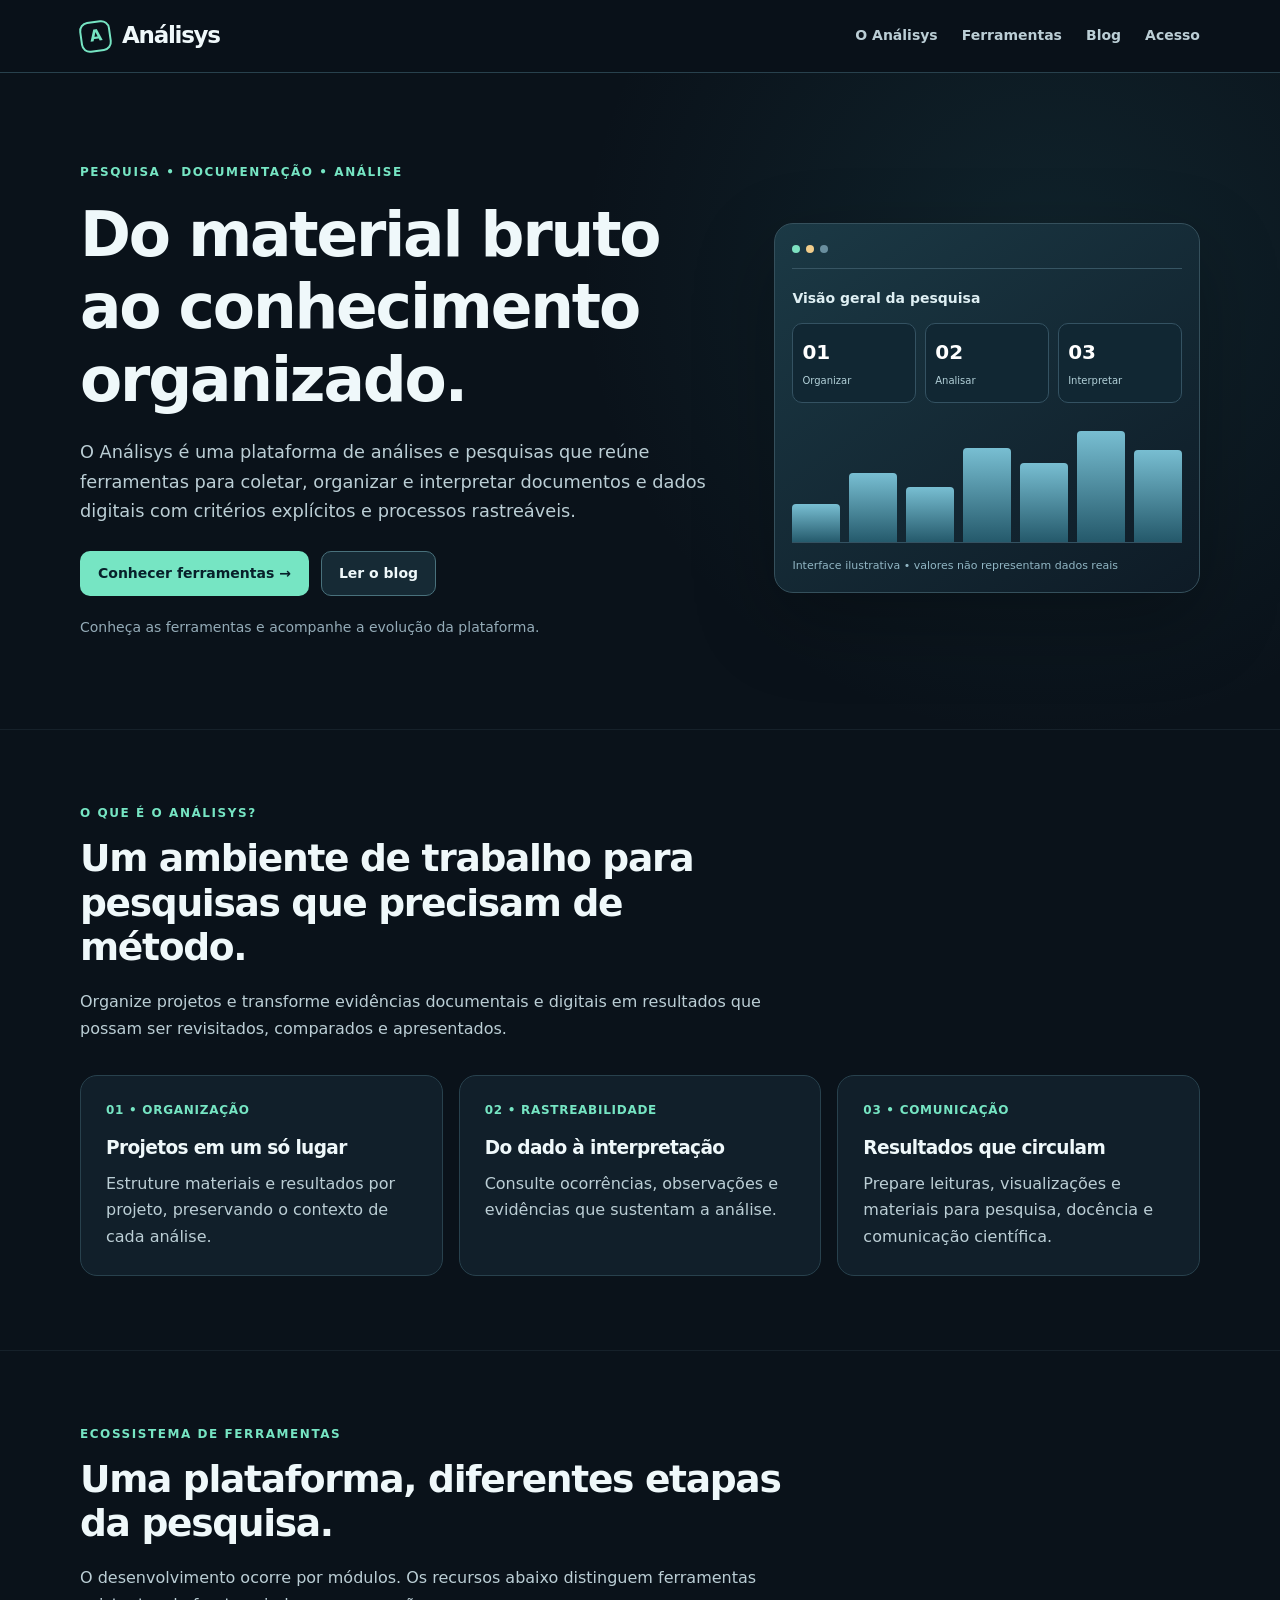
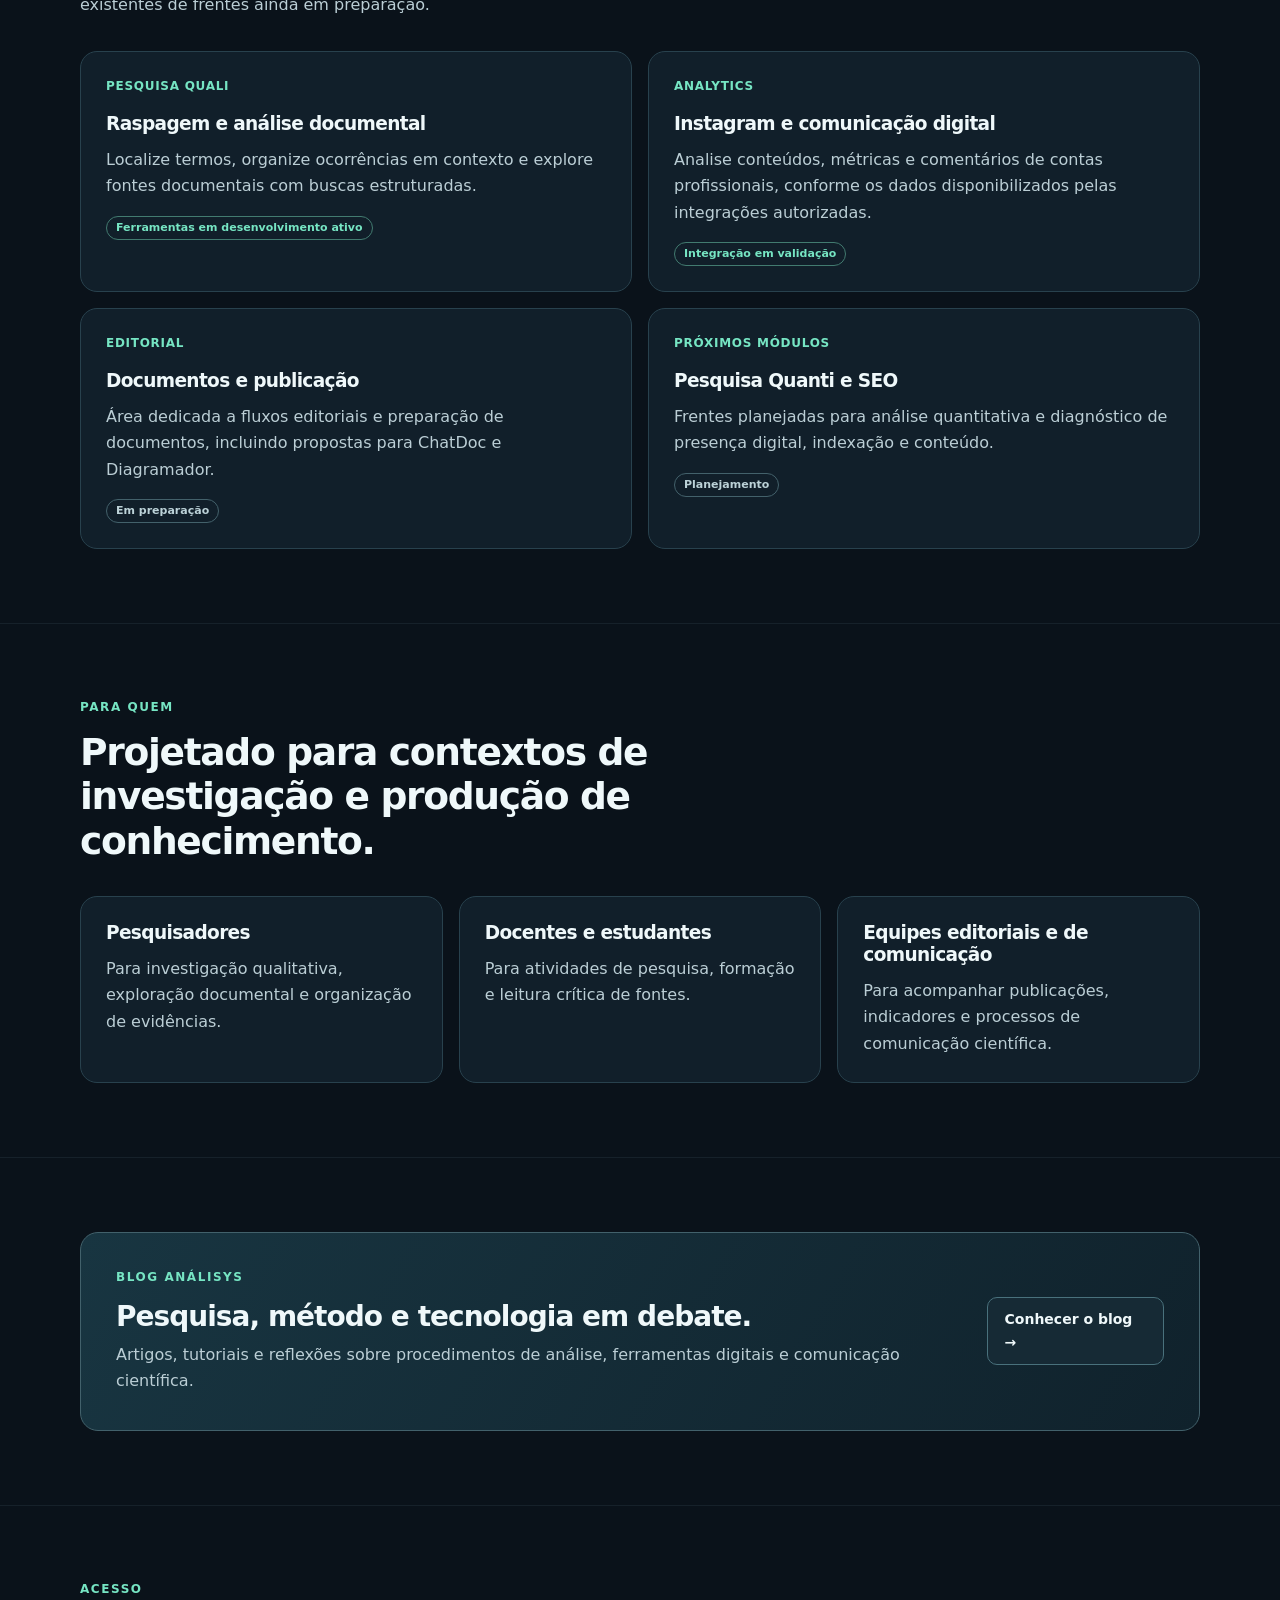
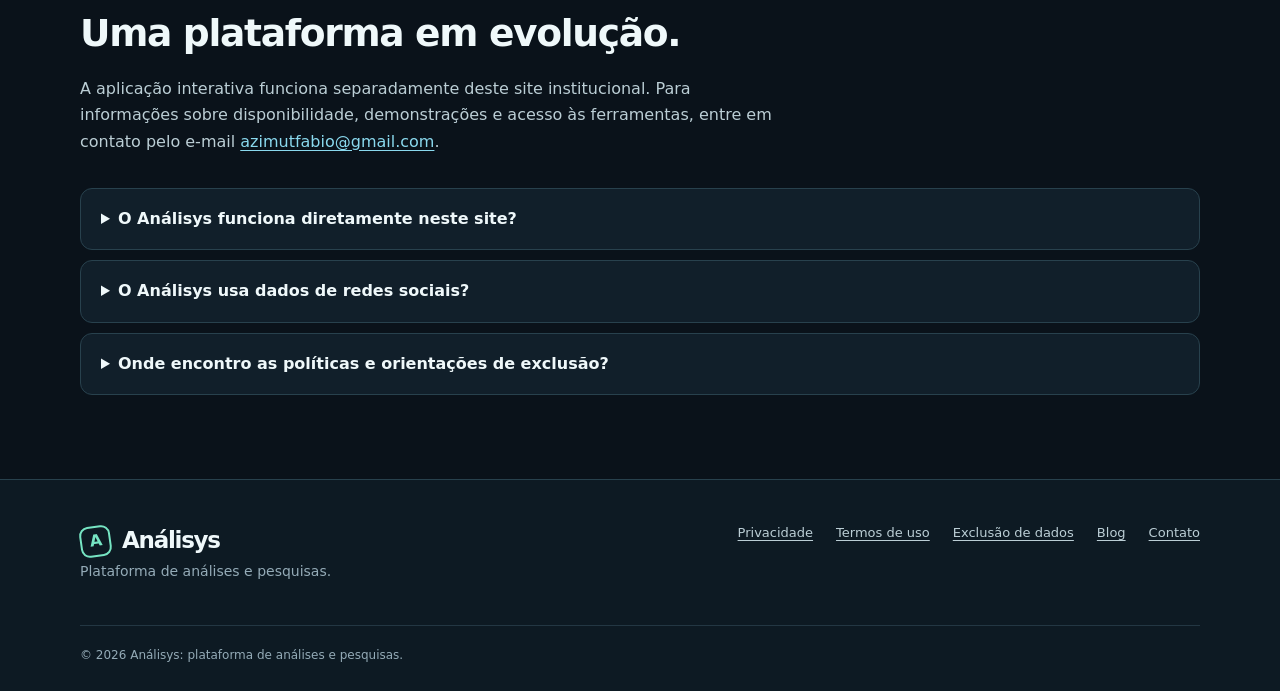
<file: index.html>
<!doctype html>
<html lang="pt-BR">
    <head>
        <meta charset="utf-8"/>
        <meta content="width=device-width, initial-scale=1" name="viewport"/>
        <meta content="Conheça o Análisys: ferramentas para pesquisa qualitativa, análise documental, Instagram Analytics e comunicação científica." name="description"/>
        <meta content="#0a121a" name="theme-color"/>
        <title>Análisys | Plataforma de análises e pesquisas</title>
        <link href="assets/favicon.svg" rel="icon" type="image/svg+xml"/>
        <link href="assets/site.css" rel="stylesheet"/>
    </head>
    <body>
        <a class="skip" href="#conteudo">Pular para o conteúdo</a>
        <!-- CABEÇALHO: marca e links de navegação -->
        <header class="site-header">
            <div class="shell head-inner">
                <a aria-label="Análisys, início" class="brand" href="index.html"><span aria-hidden="true" class="brand-mark">A</span>Análisys</a>
                <button aria-controls="nav-principal" aria-expanded="false" class="nav-toggle" type="button">Menu</button>
                <nav aria-label="Navegação principal" class="nav" data-open="false" id="nav-principal">
                    <a href="index.html#sobre">O Análisys</a>
                    <a href="index.html#ferramentas">Ferramentas</a>
                    <a href="blog/index.html">Blog</a>
                    <a href="index.html#acesso">Acesso</a>
                </nav>
            </div>
        </header>
        <!-- CONTEÚDO PRINCIPAL: textos e seções desta página -->
        <main id="conteudo">
            <!-- DESTAQUE INICIAL — título, texto e botões -->
            <section class="hero">
                <div class="shell hero-grid">
                    <div>
                        <div class="eyebrow">Pesquisa • documentação • análise</div>
                        <h1>Do material bruto ao conhecimento organizado.</h1>
                        <p class="lead">O Análisys é uma plataforma de análises e pesquisas que reúne ferramentas para coletar, organizar e interpretar documentos e dados digitais com critérios explícitos e processos rastreáveis.</p>
                        <div class="actions">
                            <a class="btn btn-main" href="#ferramentas">Conhecer ferramentas →</a>
                            <a class="btn btn-alt" href="blog/index.html">Ler o blog</a>
                        </div>
                        <p class="muted small" style="margin-top:20px">Conheça as ferramentas e acompanhe a evolução da plataforma.</p>
                    </div>
                    <div aria-label="Representação conceitual do painel de análise" class="visual">
                        <div class="visual-bar">
                            <span class="dot"></span>
                            <span class="dot"></span>
                            <span class="dot"></span>
                        </div>
                        <div class="visual-title">Visão geral da pesquisa</div>
                        <div class="visual-grid">
                            <div class="mini"><strong>01</strong>Organizar</div>
                            <div class="mini"><strong>02</strong>Analisar</div>
                            <div class="mini"><strong>03</strong>Interpretar</div>
                        </div>
                        <div aria-hidden="true" class="chart">
                            <span style="height:32%"></span>
                            <span style="height:58%"></span>
                            <span style="height:46%"></span>
                            <span style="height:79%"></span>
                            <span style="height:66%"></span>
                            <span style="height:93%"></span>
                            <span style="height:77%"></span>
                        </div>
                        <div class="visual-foot">Interface ilustrativa • valores não representam dados reais</div>
                    </div>
                </div>
            </section>

            <!-- SOBRE O ANÁLISYS — apresentação da plataforma -->
            <section class="section" id="sobre">
                <div class="shell">
                    <div class="section-head">
                        <div class="eyebrow">O que é o Análisys?</div>
                        <h2>Um ambiente de trabalho para pesquisas que precisam de método.</h2>
                        <p>Organize projetos e transforme evidências documentais e digitais em resultados que possam ser revisitados, comparados e apresentados.</p>
                    </div>
                    <div class="grid">
                        <article class="card">
                            <div class="overline">01 • Organização</div>
                            <h3>Projetos em um só lugar</h3>
                            <p>Estruture materiais e resultados por projeto, preservando o contexto de cada análise.</p>
                        </article>
                        <article class="card">
                            <div class="overline">02 • Rastreabilidade</div>
                            <h3>Do dado à interpretação</h3>
                            <p>Consulte ocorrências, observações e evidências que sustentam a análise.</p>
                        </article>
                        <article class="card">
                            <div class="overline">03 • Comunicação</div>
                            <h3>Resultados que circulam</h3>
                            <p>Prepare leituras, visualizações e materiais para pesquisa, docência e comunicação científica.</p>
                        </article>
                    </div>
                </div>
            </section>

            <!-- FERRAMENTAS — cards e descrições dos módulos -->
            <section class="section" id="ferramentas">
                <div class="shell">
                    <div class="section-head">
                        <div class="eyebrow">Ecossistema de ferramentas</div>
                        <h2>Uma plataforma, diferentes etapas da pesquisa.</h2>
                        <p>O desenvolvimento ocorre por módulos. Os recursos abaixo distinguem ferramentas existentes de frentes ainda em preparação.</p>
                    </div>
                    <div class="grid two">
                        <article class="card">
                            <div class="overline">Pesquisa Quali</div>
                            <h3>Raspagem e análise documental</h3>
                            <p>Localize termos, organize ocorrências em contexto e explore fontes documentais com buscas estruturadas.</p>
                            <span class="status ready">Ferramentas em desenvolvimento ativo</span>
                        </article>
                        <article class="card">
                            <div class="overline">Analytics</div>
                            <h3>Instagram e comunicação digital</h3>
                            <p>Analise conteúdos, métricas e comentários de contas profissionais, conforme os dados disponibilizados pelas integrações autorizadas.</p>
                            <span class="status ready">Integração em validação</span>
                        </article>
                        <article class="card">
                            <div class="overline">Editorial</div>
                            <h3>Documentos e publicação</h3>
                            <p>Área dedicada a fluxos editoriais e preparação de documentos, incluindo propostas para ChatDoc e Diagramador.</p>
                            <span class="status">Em preparação</span>
                        </article>
                        <article class="card">
                            <div class="overline">Próximos módulos</div>
                            <h3>Pesquisa Quanti e SEO</h3>
                            <p>Frentes planejadas para análise quantitativa e diagnóstico de presença digital, indexação e conteúdo.</p>
                            <span class="status">Planejamento</span>
                        </article>
                    </div>
                </div>
            </section>

            <!-- BLOCO DE PÚBLICOS — segmentos de usuários -->
            <section class="section">
                <div class="shell">
                    <div class="section-head">
                        <div class="eyebrow">Para quem</div>
                        <h2>Projetado para contextos de investigação e produção de conhecimento.</h2>
                    </div>
                    <div class="grid">
                        <article class="card">
                            <h3>Pesquisadores</h3>
                            <p>Para investigação qualitativa, exploração documental e organização de evidências.</p>
                        </article>
                        <article class="card">
                            <h3>Docentes e estudantes</h3>
                            <p>Para atividades de pesquisa, formação e leitura crítica de fontes.</p>
                        </article>
                        <article class="card">
                            <h3>Equipes editoriais e de comunicação</h3>
                            <p>Para acompanhar publicações, indicadores e processos de comunicação científica.</p>
                        </article>
                    </div>
                </div>
            </section>

            <!-- BLOG — convite para a área editorial -->
            <section class="section" id="blog">
                <div class="shell">
                    <div class="band">
                        <div>
                            <div class="eyebrow">Blog Análisys</div>
                            <h2>Pesquisa, método e tecnologia em debate.</h2>
                            <p>Artigos, tutoriais e reflexões sobre procedimentos de análise, ferramentas digitais e comunicação científica.</p>
                        </div>
                        <a class="btn btn-alt" href="blog/index.html">Conhecer o blog →</a>
                    </div>
                </div>
            </section>

            <!-- ACESSO E PERGUNTAS FREQUENTES -->
            <section class="section" id="acesso">
                <div class="shell">
                    <div class="section-head">
                        <div class="eyebrow">Acesso</div>
                        <h2>Uma plataforma em evolução.</h2>
                        <p>A aplicação interativa funciona separadamente deste site institucional. Para informações sobre disponibilidade, demonstrações e acesso às ferramentas, entre em contato pelo e-mail <a href="mailto:azimutfabio@gmail.com">azimutfabio@gmail.com</a>.</p>
                    </div>
                    <div class="faq">
                        <details>
                            <summary>O Análisys funciona diretamente neste site?</summary>
                            <p>Não. Este site apresenta a plataforma, suas ferramentas e documentos. O ambiente interativo utiliza serviços próprios, acessíveis separadamente.</p>
                        </details>
                        <details>
                            <summary>O Análisys usa dados de redes sociais?</summary>
                            <p>Algumas ferramentas podem utilizar integrações autorizadas com serviços como Instagram e Facebook. Os dados acessíveis dependem das permissões e regras das plataformas.</p>
                        </details>
                        <details>
                            <summary>Onde encontro as políticas e orientações de exclusão?</summary>
                            <p>Acesse os links no rodapé: <a href="privacidade.html">Privacidade</a>, <a href="termos.html">Termos de uso</a> e <a href="exclusao.html">Exclusão de dados</a>. Para dúvidas sobre privacidade ou tratamento de dados, escreva para <a href="mailto:azimutfabio@gmail.com">azimutfabio@gmail.com</a>.</p>
                        </details>
                    </div>
                </div>
            </section>
        </main>
        <!-- RODAPÉ: links das políticas e navegação institucional -->
        <footer class="footer">
            <div class="shell">
                <div class="footer-inner">
                    <div>
                        <a class="brand" href="index.html"><span aria-hidden="true" class="brand-mark">A</span>Análisys</a>
                        <p class="muted small">Plataforma de análises e pesquisas.</p>
                    </div>
                    <nav aria-label="Documentos e navegação institucional" class="footer-nav">
                        <a href="privacidade.html">Privacidade</a>
                        <a href="termos.html">Termos de uso</a>
                        <a href="exclusao.html">Exclusão de dados</a>
                        <a href="blog/index.html">Blog</a>
                        <a href="mailto:azimutfabio@gmail.com">Contato</a>
                    </nav>
                </div>
                <div class="copyright">© 2026 Análisys: plataforma de análises e pesquisas.</div>
            </div>
        </footer>
        <script defer="" src="assets/site.js"></script>
    </body>
</html>
</file>
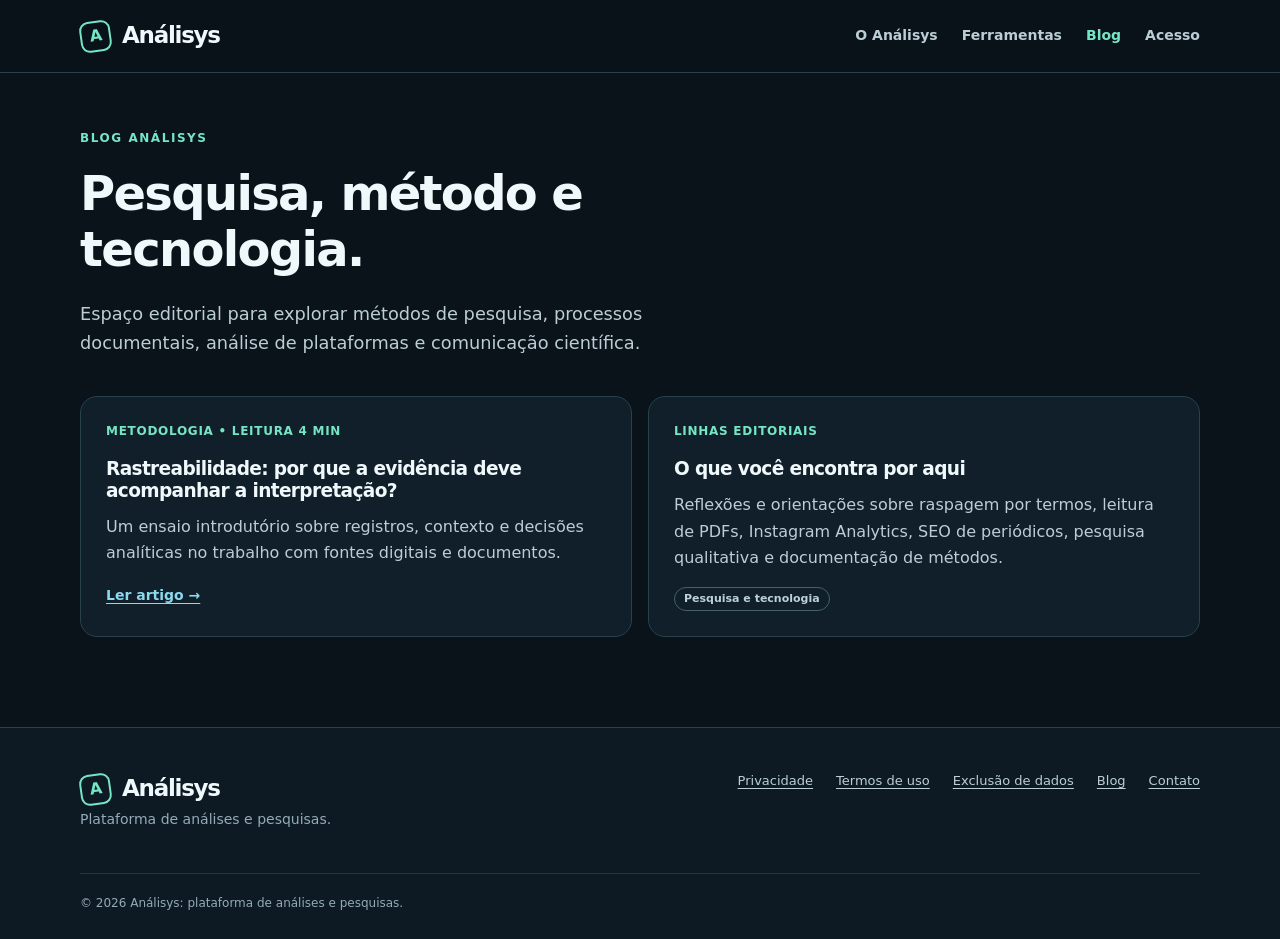
<file: blog/index.html>
<!doctype html>
<html lang="pt-BR">
    <head>
        <meta charset="utf-8"/>
        <meta content="width=device-width, initial-scale=1" name="viewport"/>
        <meta content="Artigos do Análisys sobre pesquisa, método, tecnologia e comunicação científica." name="description"/>
        <meta content="#0a121a" name="theme-color"/>
        <title>Blog | Análisys</title>
        <link href="../assets/favicon.svg" rel="icon" type="image/svg+xml"/>
        <link href="../assets/site.css" rel="stylesheet"/>
    </head>
    <body>
        <a class="skip" href="#conteudo">Pular para o conteúdo</a>
        <!-- CABEÇALHO: marca e links de navegação -->
        <header class="site-header">
            <div class="shell head-inner">
                <a aria-label="Análisys, início" class="brand" href="../index.html"><span aria-hidden="true" class="brand-mark">A</span>Análisys</a>
                <button aria-controls="nav-principal" aria-expanded="false" class="nav-toggle" type="button">Menu</button>
                <nav aria-label="Navegação principal" class="nav" data-open="false" id="nav-principal">
                    <a href="../index.html#sobre">O Análisys</a>
                    <a href="../index.html#ferramentas">Ferramentas</a>
                    <a aria-current="page" href="../blog/index.html">Blog</a>
                    <a href="../index.html#acesso">Acesso</a>
                </nav>
            </div>
        </header>
        <!-- CONTEÚDO PRINCIPAL: textos e seções desta página -->
        <main id="conteudo">
            <div class="shell">
                <section class="prose" style="max-width:100%;padding-bottom:20px">
                    <div class="eyebrow">Blog Análisys</div>
                    <h1>Pesquisa, método e tecnologia.</h1>
                    <p class="lead">Espaço editorial para explorar métodos de pesquisa, processos documentais, análise de plataformas e comunicação científica.</p>
                </section>
                <div class="grid two" style="margin-bottom:90px">
                    <article class="card">
                        <div class="overline">Metodologia • Leitura 4 min</div>
                        <h3>Rastreabilidade: por que a evidência deve acompanhar a interpretação?</h3>
                        <p>Um ensaio introdutório sobre registros, contexto e decisões analíticas no trabalho com fontes digitais e documentos.</p>
                        <a class="link-arrow" href="rastreabilidade.html">Ler artigo →</a>
                    </article>
                    <article class="card">
                        <div class="overline">Linhas editoriais</div>
                        <h3>O que você encontra por aqui</h3>
                        <p>Reflexões e orientações sobre raspagem por termos, leitura de PDFs, Instagram Analytics, SEO de periódicos, pesquisa qualitativa e documentação de métodos.</p>
                        <span class="status">Pesquisa e tecnologia</span>
                    </article>
                </div>
            </div>
        </main>
        <!-- RODAPÉ: links das políticas e navegação institucional -->
        <footer class="footer">
            <div class="shell">
                <div class="footer-inner">
                    <div>
                        <a class="brand" href="../index.html"><span aria-hidden="true" class="brand-mark">A</span>Análisys</a>
                        <p class="muted small">Plataforma de análises e pesquisas.</p>
                    </div>
                    <nav aria-label="Documentos e navegação institucional" class="footer-nav">
                        <a href="../privacidade.html">Privacidade</a>
                        <a href="../termos.html">Termos de uso</a>
                        <a href="../exclusao.html">Exclusão de dados</a>
                        <a href="../blog/index.html">Blog</a>
                        <a href="mailto:azimutfabio@gmail.com">Contato</a>
                    </nav>
                </div>
                <div class="copyright">© 2026 Análisys: plataforma de análises e pesquisas.</div>
            </div>
        </footer>
        <script defer="" src="../assets/site.js"></script>
    </body>
</html>
</file>
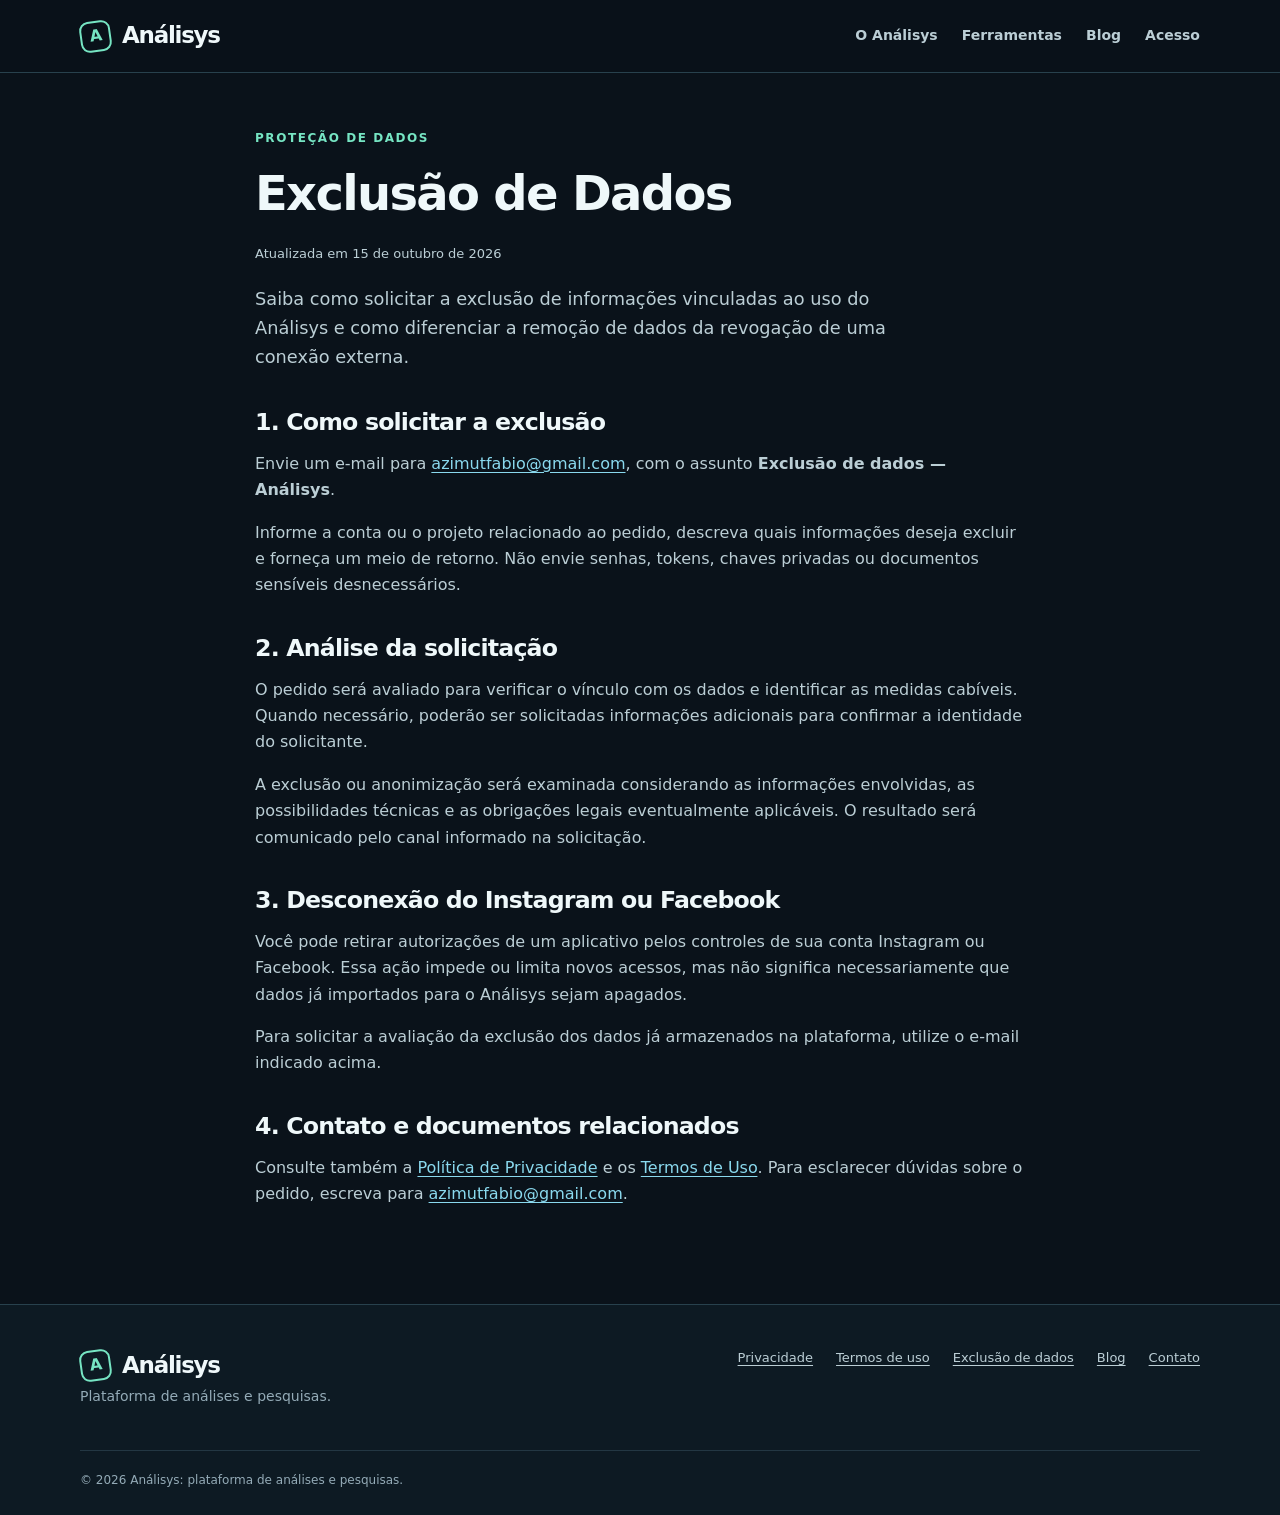
<file: exclusao.html>
<!doctype html>
<html lang="pt-BR">
    <head>
        <meta charset="utf-8"/>
        <meta content="width=device-width, initial-scale=1" name="viewport"/>
        <meta content="Como solicitar a exclusão de dados no Análisys e como revogar autorizações de integrações externas." name="description"/>
        <meta content="#0a121a" name="theme-color"/>
        <title>Exclusão de Dados | Análisys</title>
        <link href="assets/favicon.svg" rel="icon" type="image/svg+xml"/>
        <link href="assets/site.css" rel="stylesheet"/>
    </head>
    <body>
        <a class="skip" href="#conteudo">Pular para o conteúdo</a>
        <!-- CABEÇALHO: marca e links de navegação -->
        <header class="site-header">
            <div class="shell head-inner">
                <a aria-label="Análisys, início" class="brand" href="index.html"><span aria-hidden="true" class="brand-mark">A</span>Análisys</a>
                <button aria-controls="nav-principal" aria-expanded="false" class="nav-toggle" type="button">Menu</button>
                <nav aria-label="Navegação principal" class="nav" data-open="false" id="nav-principal">
                    <a href="index.html#sobre">O Análisys</a>
                    <a href="index.html#ferramentas">Ferramentas</a>
                    <a href="blog/index.html">Blog</a>
                    <a href="index.html#acesso">Acesso</a>
                </nav>
            </div>
        </header>
        <!-- CONTEÚDO PRINCIPAL: textos e seções desta página -->
        <main id="conteudo">
            <div class="shell">
                <article class="prose">
                    <div class="eyebrow">Proteção de dados</div>
                    <h1>Exclusão de Dados</h1>
                    <p class="post-meta">Atualizada em 15 de outubro de 2026</p>
                    <p class="lead">Saiba como solicitar a exclusão de informações vinculadas ao uso do Análisys e como diferenciar a remoção de dados da revogação de uma conexão externa.</p>

                    <!-- 01 — Pedido -->
                    <h2>1. Como solicitar a exclusão</h2>
                    <p>Envie um e-mail para <a href="mailto:azimutfabio@gmail.com?subject=Solicita%C3%A7%C3%A3o%20de%20exclus%C3%A3o%20de%20dados%20-%20An%C3%A1lisys">azimutfabio@gmail.com</a>, com o assunto <strong>Exclusão de dados — Análisys</strong>.</p>
                    <p>Informe a conta ou o projeto relacionado ao pedido, descreva quais informações deseja excluir e forneça um meio de retorno. Não envie senhas, tokens, chaves privadas ou documentos sensíveis desnecessários.</p>

                    <!-- 02 — Tratamento -->
                    <h2>2. Análise da solicitação</h2>
                    <p>O pedido será avaliado para verificar o vínculo com os dados e identificar as medidas cabíveis. Quando necessário, poderão ser solicitadas informações adicionais para confirmar a identidade do solicitante.</p>
                    <p>A exclusão ou anonimização será examinada considerando as informações envolvidas, as possibilidades técnicas e as obrigações legais eventualmente aplicáveis. O resultado será comunicado pelo canal informado na solicitação.</p>

                    <!-- 03 — Revogação Meta -->
                    <h2>3. Desconexão do Instagram ou Facebook</h2>
                    <p>Você pode retirar autorizações de um aplicativo pelos controles de sua conta Instagram ou Facebook. Essa ação impede ou limita novos acessos, mas não significa necessariamente que dados já importados para o Análisys sejam apagados.</p>
                    <p>Para solicitar a avaliação da exclusão dos dados já armazenados na plataforma, utilize o e-mail indicado acima.</p>

                    <!-- 04 — Dúvidas -->
                    <h2>4. Contato e documentos relacionados</h2>
                    <p>Consulte também a <a href="privacidade.html">Política de Privacidade</a> e os <a href="termos.html">Termos de Uso</a>. Para esclarecer dúvidas sobre o pedido, escreva para <a href="mailto:azimutfabio@gmail.com">azimutfabio@gmail.com</a>.</p>
                </article>
            </div>
        </main>
        <!-- RODAPÉ: links das políticas e navegação institucional -->
        <footer class="footer">
            <div class="shell">
                <div class="footer-inner">
                    <div>
                        <a class="brand" href="index.html"><span aria-hidden="true" class="brand-mark">A</span>Análisys</a>
                        <p class="muted small">Plataforma de análises e pesquisas.</p>
                    </div>
                    <nav aria-label="Documentos e navegação institucional" class="footer-nav">
                        <a href="privacidade.html">Privacidade</a>
                        <a href="termos.html">Termos de uso</a>
                        <a href="exclusao.html">Exclusão de dados</a>
                        <a href="blog/index.html">Blog</a>
                        <a href="mailto:azimutfabio@gmail.com">Contato</a>
                    </nav>
                </div>
                <div class="copyright">© 2026 Análisys: plataforma de análises e pesquisas.</div>
            </div>
        </footer>
        <script defer="" src="assets/site.js"></script>
    </body>
</html>
</file>
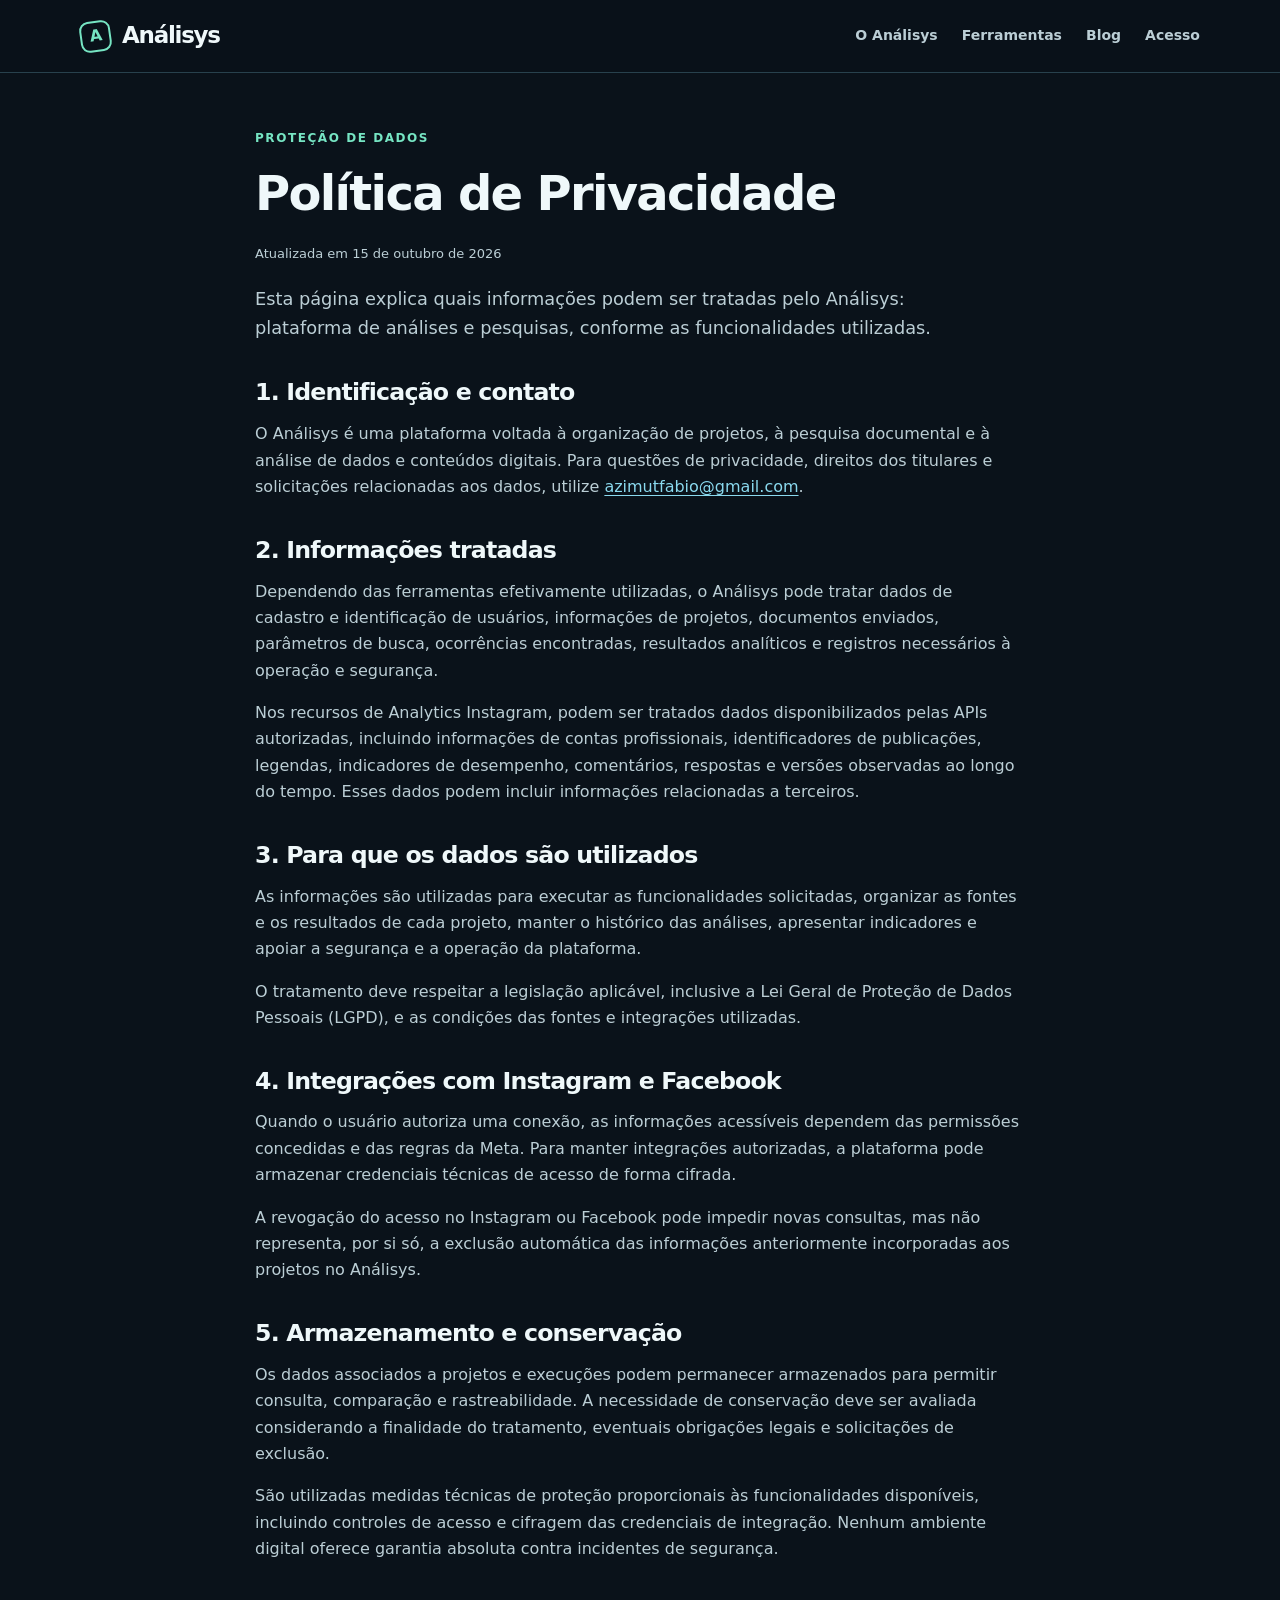
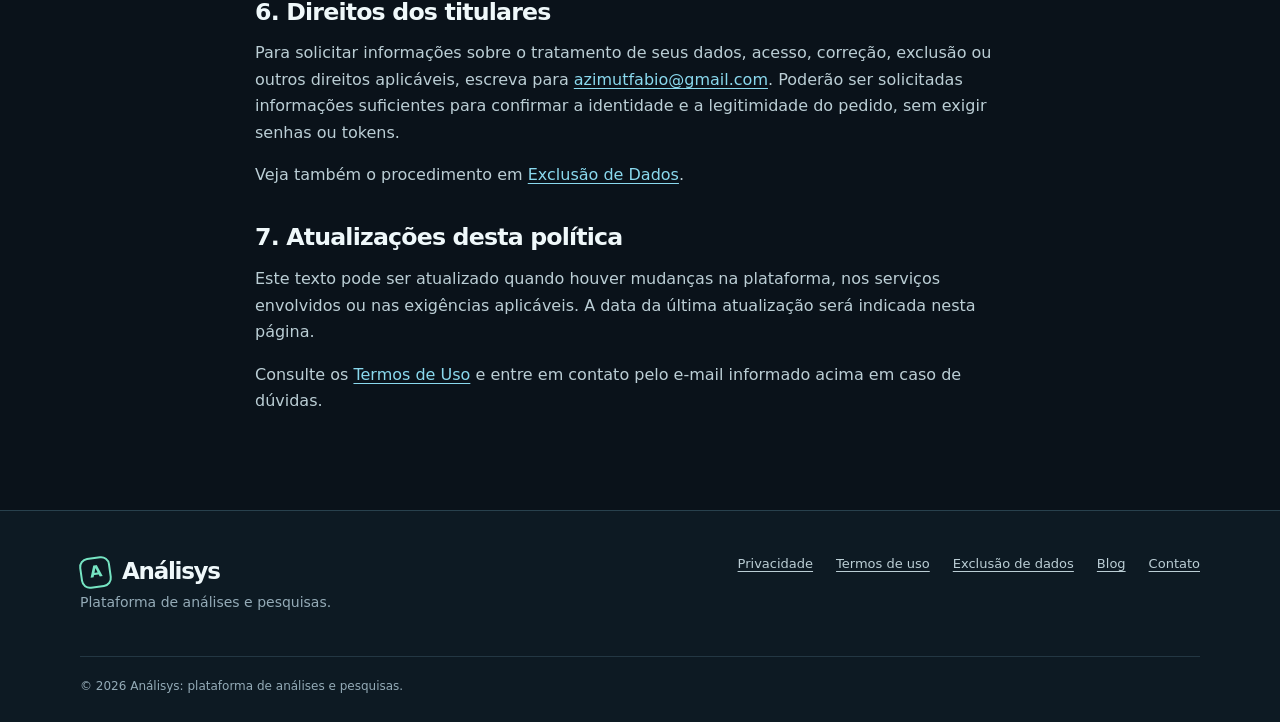
<file: privacidade.html>
<!doctype html>
<html lang="pt-BR">
    <head>
        <meta charset="utf-8"/>
        <meta content="width=device-width, initial-scale=1" name="viewport"/>
        <meta content="Política de Privacidade do Análisys: informações sobre dados, integrações com Instagram e Facebook, direitos e contato." name="description"/>
        <meta content="#0a121a" name="theme-color"/>
        <title>Política de Privacidade | Análisys</title>
        <link href="assets/favicon.svg" rel="icon" type="image/svg+xml"/>
        <link href="assets/site.css" rel="stylesheet"/>
    </head>
    <body>
        <a class="skip" href="#conteudo">Pular para o conteúdo</a>
        <!-- CABEÇALHO: marca e links de navegação -->
        <header class="site-header">
            <div class="shell head-inner">
                <a aria-label="Análisys, início" class="brand" href="index.html"><span aria-hidden="true" class="brand-mark">A</span>Análisys</a>
                <button aria-controls="nav-principal" aria-expanded="false" class="nav-toggle" type="button">Menu</button>
                <nav aria-label="Navegação principal" class="nav" data-open="false" id="nav-principal">
                    <a href="index.html#sobre">O Análisys</a>
                    <a href="index.html#ferramentas">Ferramentas</a>
                    <a href="blog/index.html">Blog</a>
                    <a href="index.html#acesso">Acesso</a>
                </nav>
            </div>
        </header>
        <!-- CONTEÚDO PRINCIPAL: textos e seções desta página -->
        <main id="conteudo">
            <div class="shell">
                <article class="prose">
                    <div class="eyebrow">Proteção de dados</div>
                    <h1>Política de Privacidade</h1>
                    <p class="post-meta">Atualizada em 15 de outubro de 2026</p>
                    <p class="lead">Esta página explica quais informações podem ser tratadas pelo Análisys: plataforma de análises e pesquisas, conforme as funcionalidades utilizadas.</p>

                    <!-- 01 — Identificação e contato -->
                    <h2>1. Identificação e contato</h2>
                    <p>O Análisys é uma plataforma voltada à organização de projetos, à pesquisa documental e à análise de dados e conteúdos digitais. Para questões de privacidade, direitos dos titulares e solicitações relacionadas aos dados, utilize <a href="mailto:azimutfabio@gmail.com">azimutfabio@gmail.com</a>.</p>

                    <!-- 02 — Categorias de dados -->
                    <h2>2. Informações tratadas</h2>
                    <p>Dependendo das ferramentas efetivamente utilizadas, o Análisys pode tratar dados de cadastro e identificação de usuários, informações de projetos, documentos enviados, parâmetros de busca, ocorrências encontradas, resultados analíticos e registros necessários à operação e segurança.</p>
                    <p>Nos recursos de Analytics Instagram, podem ser tratados dados disponibilizados pelas APIs autorizadas, incluindo informações de contas profissionais, identificadores de publicações, legendas, indicadores de desempenho, comentários, respostas e versões observadas ao longo do tempo. Esses dados podem incluir informações relacionadas a terceiros.</p>

                    <!-- 03 — Finalidades -->
                    <h2>3. Para que os dados são utilizados</h2>
                    <p>As informações são utilizadas para executar as funcionalidades solicitadas, organizar as fontes e os resultados de cada projeto, manter o histórico das análises, apresentar indicadores e apoiar a segurança e a operação da plataforma.</p>
                    <p>O tratamento deve respeitar a legislação aplicável, inclusive a Lei Geral de Proteção de Dados Pessoais (LGPD), e as condições das fontes e integrações utilizadas.</p>

                    <!-- 04 — Integrações externas -->
                    <h2>4. Integrações com Instagram e Facebook</h2>
                    <p>Quando o usuário autoriza uma conexão, as informações acessíveis dependem das permissões concedidas e das regras da Meta. Para manter integrações autorizadas, a plataforma pode armazenar credenciais técnicas de acesso de forma cifrada.</p>
                    <p>A revogação do acesso no Instagram ou Facebook pode impedir novas consultas, mas não representa, por si só, a exclusão automática das informações anteriormente incorporadas aos projetos no Análisys.</p>

                    <!-- 05 — Retenção e proteção -->
                    <h2>5. Armazenamento e conservação</h2>
                    <p>Os dados associados a projetos e execuções podem permanecer armazenados para permitir consulta, comparação e rastreabilidade. A necessidade de conservação deve ser avaliada considerando a finalidade do tratamento, eventuais obrigações legais e solicitações de exclusão.</p>
                    <p>São utilizadas medidas técnicas de proteção proporcionais às funcionalidades disponíveis, incluindo controles de acesso e cifragem das credenciais de integração. Nenhum ambiente digital oferece garantia absoluta contra incidentes de segurança.</p>

                    <!-- 06 — Direitos -->
                    <h2>6. Direitos dos titulares</h2>
                    <p>Para solicitar informações sobre o tratamento de seus dados, acesso, correção, exclusão ou outros direitos aplicáveis, escreva para <a href="mailto:azimutfabio@gmail.com">azimutfabio@gmail.com</a>. Poderão ser solicitadas informações suficientes para confirmar a identidade e a legitimidade do pedido, sem exigir senhas ou tokens.</p>
                    <p>Veja também o procedimento em <a href="exclusao.html">Exclusão de Dados</a>.</p>

                    <!-- 07 — Atualizações -->
                    <h2>7. Atualizações desta política</h2>
                    <p>Este texto pode ser atualizado quando houver mudanças na plataforma, nos serviços envolvidos ou nas exigências aplicáveis. A data da última atualização será indicada nesta página.</p>
                    <p>Consulte os <a href="termos.html">Termos de Uso</a> e entre em contato pelo e-mail informado acima em caso de dúvidas.</p>
                </article>
            </div>
        </main>
        <!-- RODAPÉ: links das políticas e navegação institucional -->
        <footer class="footer">
            <div class="shell">
                <div class="footer-inner">
                    <div>
                        <a class="brand" href="index.html"><span aria-hidden="true" class="brand-mark">A</span>Análisys</a>
                        <p class="muted small">Plataforma de análises e pesquisas.</p>
                    </div>
                    <nav aria-label="Documentos e navegação institucional" class="footer-nav">
                        <a href="privacidade.html">Privacidade</a>
                        <a href="termos.html">Termos de uso</a>
                        <a href="exclusao.html">Exclusão de dados</a>
                        <a href="blog/index.html">Blog</a>
                        <a href="mailto:azimutfabio@gmail.com">Contato</a>
                    </nav>
                </div>
                <div class="copyright">© 2026 Análisys: plataforma de análises e pesquisas.</div>
            </div>
        </footer>
        <script defer="" src="assets/site.js"></script>
    </body>
</html>
</file>
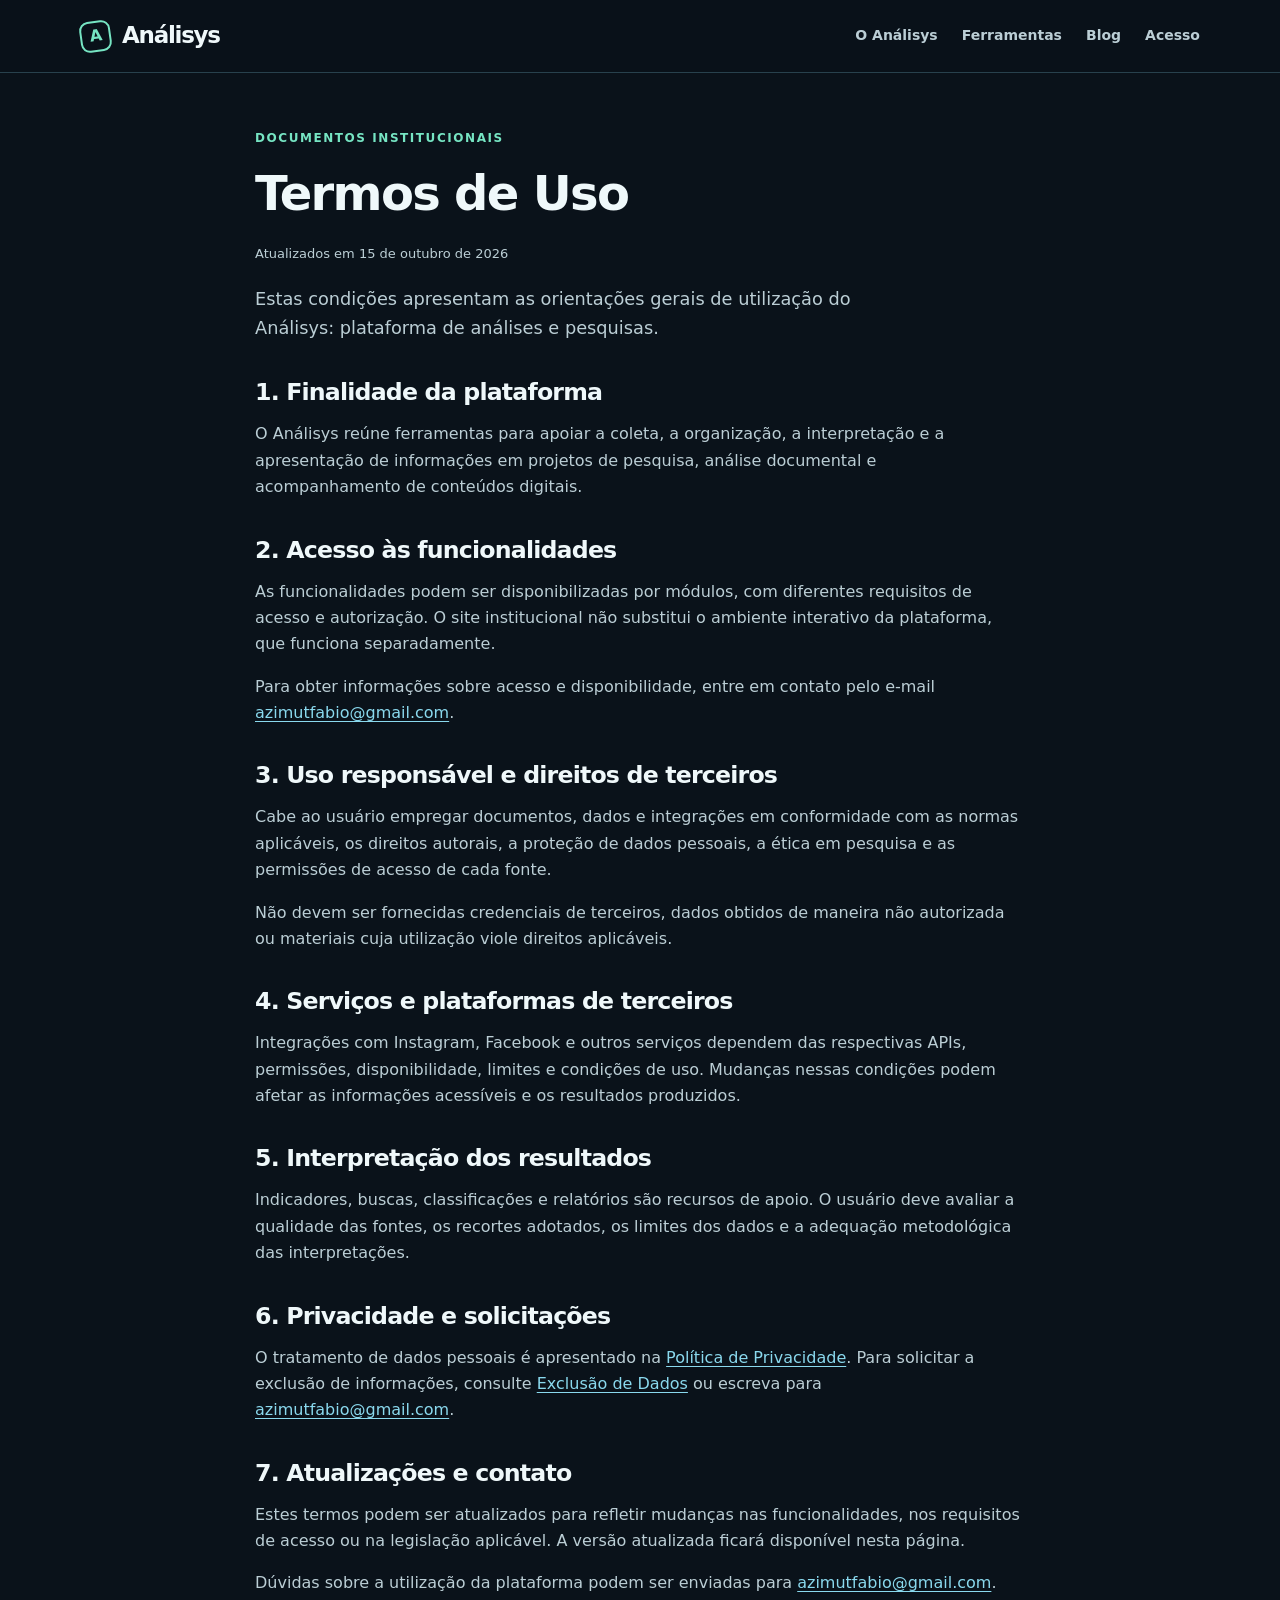
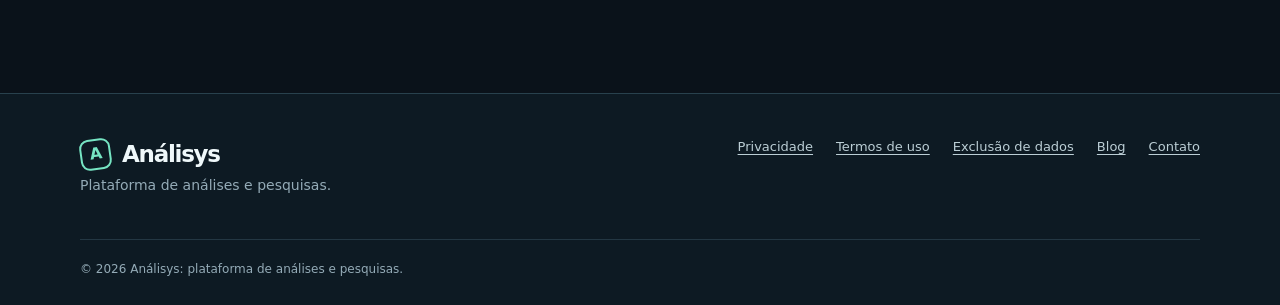
<file: termos.html>
<!doctype html>
<html lang="pt-BR">
    <head>
        <meta charset="utf-8"/>
        <meta content="width=device-width, initial-scale=1" name="viewport"/>
        <meta content="Termos de Uso do Análisys: condições gerais para pesquisa, análise documental e utilização das ferramentas." name="description"/>
        <meta content="#0a121a" name="theme-color"/>
        <title>Termos de Uso | Análisys</title>
        <link href="assets/favicon.svg" rel="icon" type="image/svg+xml"/>
        <link href="assets/site.css" rel="stylesheet"/>
    </head>
    <body>
        <a class="skip" href="#conteudo">Pular para o conteúdo</a>
        <!-- CABEÇALHO: marca e links de navegação -->
        <header class="site-header">
            <div class="shell head-inner">
                <a aria-label="Análisys, início" class="brand" href="index.html"><span aria-hidden="true" class="brand-mark">A</span>Análisys</a>
                <button aria-controls="nav-principal" aria-expanded="false" class="nav-toggle" type="button">Menu</button>
                <nav aria-label="Navegação principal" class="nav" data-open="false" id="nav-principal">
                    <a href="index.html#sobre">O Análisys</a>
                    <a href="index.html#ferramentas">Ferramentas</a>
                    <a href="blog/index.html">Blog</a>
                    <a href="index.html#acesso">Acesso</a>
                </nav>
            </div>
        </header>
        <!-- CONTEÚDO PRINCIPAL: textos e seções desta página -->
        <main id="conteudo">
            <div class="shell">
                <article class="prose">
                    <div class="eyebrow">Documentos institucionais</div>
                    <h1>Termos de Uso</h1>
                    <p class="post-meta">Atualizados em 15 de outubro de 2026</p>
                    <p class="lead">Estas condições apresentam as orientações gerais de utilização do Análisys: plataforma de análises e pesquisas.</p>

                    <!-- 01 — Objeto -->
                    <h2>1. Finalidade da plataforma</h2>
                    <p>O Análisys reúne ferramentas para apoiar a coleta, a organização, a interpretação e a apresentação de informações em projetos de pesquisa, análise documental e acompanhamento de conteúdos digitais.</p>

                    <!-- 02 — Disponibilidade -->
                    <h2>2. Acesso às funcionalidades</h2>
                    <p>As funcionalidades podem ser disponibilizadas por módulos, com diferentes requisitos de acesso e autorização. O site institucional não substitui o ambiente interativo da plataforma, que funciona separadamente.</p>
                    <p>Para obter informações sobre acesso e disponibilidade, entre em contato pelo e-mail <a href="mailto:azimutfabio@gmail.com">azimutfabio@gmail.com</a>.</p>

                    <!-- 03 — Uso responsável -->
                    <h2>3. Uso responsável e direitos de terceiros</h2>
                    <p>Cabe ao usuário empregar documentos, dados e integrações em conformidade com as normas aplicáveis, os direitos autorais, a proteção de dados pessoais, a ética em pesquisa e as permissões de acesso de cada fonte.</p>
                    <p>Não devem ser fornecidas credenciais de terceiros, dados obtidos de maneira não autorizada ou materiais cuja utilização viole direitos aplicáveis.</p>

                    <!-- 04 — Integrações -->
                    <h2>4. Serviços e plataformas de terceiros</h2>
                    <p>Integrações com Instagram, Facebook e outros serviços dependem das respectivas APIs, permissões, disponibilidade, limites e condições de uso. Mudanças nessas condições podem afetar as informações acessíveis e os resultados produzidos.</p>

                    <!-- 05 — Responsabilidade metodológica -->
                    <h2>5. Interpretação dos resultados</h2>
                    <p>Indicadores, buscas, classificações e relatórios são recursos de apoio. O usuário deve avaliar a qualidade das fontes, os recortes adotados, os limites dos dados e a adequação metodológica das interpretações.</p>

                    <!-- 06 — Privacidade e encerramento -->
                    <h2>6. Privacidade e solicitações</h2>
                    <p>O tratamento de dados pessoais é apresentado na <a href="privacidade.html">Política de Privacidade</a>. Para solicitar a exclusão de informações, consulte <a href="exclusao.html">Exclusão de Dados</a> ou escreva para <a href="mailto:azimutfabio@gmail.com">azimutfabio@gmail.com</a>.</p>

                    <!-- 07 — Alterações e contato -->
                    <h2>7. Atualizações e contato</h2>
                    <p>Estes termos podem ser atualizados para refletir mudanças nas funcionalidades, nos requisitos de acesso ou na legislação aplicável. A versão atualizada ficará disponível nesta página.</p>
                    <p>Dúvidas sobre a utilização da plataforma podem ser enviadas para <a href="mailto:azimutfabio@gmail.com">azimutfabio@gmail.com</a>.</p>
                </article>
            </div>
        </main>
        <!-- RODAPÉ: links das políticas e navegação institucional -->
        <footer class="footer">
            <div class="shell">
                <div class="footer-inner">
                    <div>
                        <a class="brand" href="index.html"><span aria-hidden="true" class="brand-mark">A</span>Análisys</a>
                        <p class="muted small">Plataforma de análises e pesquisas.</p>
                    </div>
                    <nav aria-label="Documentos e navegação institucional" class="footer-nav">
                        <a href="privacidade.html">Privacidade</a>
                        <a href="termos.html">Termos de uso</a>
                        <a href="exclusao.html">Exclusão de dados</a>
                        <a href="blog/index.html">Blog</a>
                        <a href="mailto:azimutfabio@gmail.com">Contato</a>
                    </nav>
                </div>
                <div class="copyright">© 2026 Análisys: plataforma de análises e pesquisas.</div>
            </div>
        </footer>
        <script defer="" src="assets/site.js"></script>
    </body>
</html>
</file>
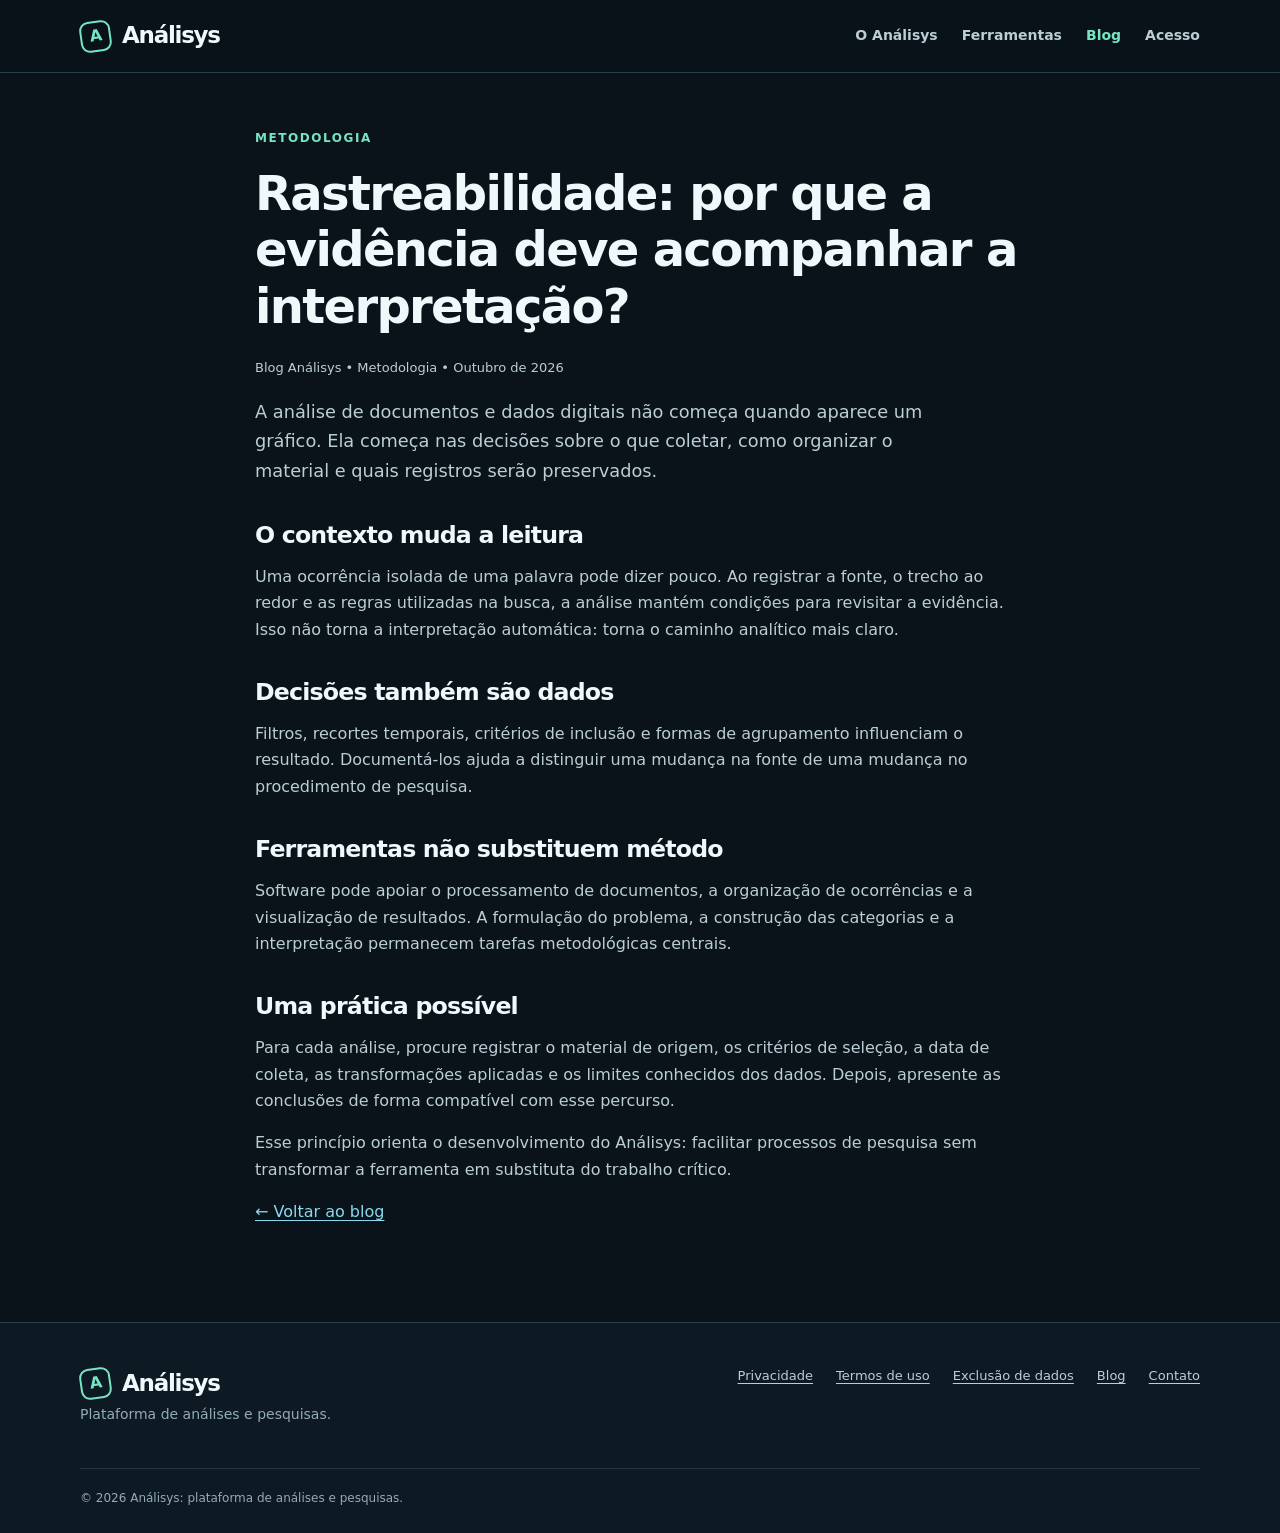
<file: blog/rastreabilidade.html>
<!doctype html>
<html lang="pt-BR">
    <head>
        <meta charset="utf-8"/>
        <meta content="width=device-width, initial-scale=1" name="viewport"/>
        <meta content="Reflexão sobre rastreabilidade, análise documental e interpretação de dados em pesquisas." name="description"/>
        <meta content="#0a121a" name="theme-color"/>
        <title>Rastreabilidade e interpretação | Análisys</title>
        <link href="../assets/favicon.svg" rel="icon" type="image/svg+xml"/>
        <link href="../assets/site.css" rel="stylesheet"/>
    </head>
    <body>
        <a class="skip" href="#conteudo">Pular para o conteúdo</a>
        <!-- CABEÇALHO: marca e links de navegação -->
        <header class="site-header">
            <div class="shell head-inner">
                <a aria-label="Análisys, início" class="brand" href="../index.html"><span aria-hidden="true" class="brand-mark">A</span>Análisys</a>
                <button aria-controls="nav-principal" aria-expanded="false" class="nav-toggle" type="button">Menu</button>
                <nav aria-label="Navegação principal" class="nav" data-open="false" id="nav-principal">
                    <a href="../index.html#sobre">O Análisys</a>
                    <a href="../index.html#ferramentas">Ferramentas</a>
                    <a aria-current="page" href="../blog/index.html">Blog</a>
                    <a href="../index.html#acesso">Acesso</a>
                </nav>
            </div>
        </header>
        <!-- CONTEÚDO PRINCIPAL: textos e seções desta página -->
        <main id="conteudo">
            <div class="shell">
                <article class="prose">
                    <div class="eyebrow">Metodologia</div>
                    <h1>Rastreabilidade: por que a evidência deve acompanhar a interpretação?</h1>
                    <p class="post-meta">Blog Análisys • Metodologia • Outubro de 2026</p>
                    <p class="lead">A análise de documentos e dados digitais não começa quando aparece um gráfico. Ela começa nas decisões sobre o que coletar, como organizar o material e quais registros serão preservados.</p>
                    <h2>O contexto muda a leitura</h2>
                    <p>Uma ocorrência isolada de uma palavra pode dizer pouco. Ao registrar a fonte, o trecho ao redor e as regras utilizadas na busca, a análise mantém condições para revisitar a evidência. Isso não torna a interpretação automática: torna o caminho analítico mais claro.</p>
                    <h2>Decisões também são dados</h2>
                    <p>Filtros, recortes temporais, critérios de inclusão e formas de agrupamento influenciam o resultado. Documentá-los ajuda a distinguir uma mudança na fonte de uma mudança no procedimento de pesquisa.</p>
                    <h2>Ferramentas não substituem método</h2>
                    <p>Software pode apoiar o processamento de documentos, a organização de ocorrências e a visualização de resultados. A formulação do problema, a construção das categorias e a interpretação permanecem tarefas metodológicas centrais.</p>
                    <h2>Uma prática possível</h2>
                    <p>Para cada análise, procure registrar o material de origem, os critérios de seleção, a data de coleta, as transformações aplicadas e os limites conhecidos dos dados. Depois, apresente as conclusões de forma compatível com esse percurso.</p>
                    <p>Esse princípio orienta o desenvolvimento do Análisys: facilitar processos de pesquisa sem transformar a ferramenta em substituta do trabalho crítico.</p>
                    <p><a href="index.html">← Voltar ao blog</a></p>
                </article>
            </div>
        </main>
        <!-- RODAPÉ: links das políticas e navegação institucional -->
        <footer class="footer">
            <div class="shell">
                <div class="footer-inner">
                    <div>
                        <a class="brand" href="../index.html"><span aria-hidden="true" class="brand-mark">A</span>Análisys</a>
                        <p class="muted small">Plataforma de análises e pesquisas.</p>
                    </div>
                    <nav aria-label="Documentos e navegação institucional" class="footer-nav">
                        <a href="../privacidade.html">Privacidade</a>
                        <a href="../termos.html">Termos de uso</a>
                        <a href="../exclusao.html">Exclusão de dados</a>
                        <a href="../blog/index.html">Blog</a>
                        <a href="mailto:azimutfabio@gmail.com">Contato</a>
                    </nav>
                </div>
                <div class="copyright">© 2026 Análisys: plataforma de análises e pesquisas.</div>
            </div>
        </footer>
        <script defer="" src="../assets/site.js"></script>
    </body>
</html>
</file>
<file: assets/site.css>
/*
 * ANÁLISYS — IDENTIDADE VISUAL DO SITE INSTITUCIONAL
 *
 * Guia para edição manual:
 * - Cores, fundos e bordas: edite as variáveis de :root.
 * - Tamanhos e espaçamentos: procure a seção correspondente abaixo.
 * - Layout mobile: veja as regras @media ao final.
 * - Não é necessário modificar os arquivos HTML para alterar cores.
 */


/* 01 — CORES E VARIÁVEIS: edite aqui para personalizar a identidade visual */
:root {
    color-scheme: dark;
    --bg: #0a121a;
    --surface: #111f2a;
    --surface-2: #142735;
    --line: #28414d;
    --text: #eff8fa;
    --soft: #bbced5;
    --muted: #94abb7;
    --cyan: #8ad9ee;
    --mint: #76e5c3;
    --radius: 17px;
}


/* 02 — CONFIGURAÇÕES GERAIS, TIPOGRAFIA E ACESSIBILIDADE */
* {
    box-sizing: border-box;
}

html {
    scroll-behavior: smooth;
    scroll-padding-top: 95px;
}

body {
    margin: 0;
    background: var(--bg);
    color: var(--text);
    font: 16px/1.65 system-ui, -apple-system, "Segoe UI", Roboto, Arial, sans-serif;
}

a {
    color: var(--cyan);
    text-underline-offset: 3px;
}

a:hover {
    color: #b9eeff;
}

button {
    font: inherit;
}

:focus-visible {
    outline: 3px solid var(--mint);
    outline-offset: 4px;
}

.skip {
    position: absolute;
    left: -9999px;
    top: 4px;
    z-index: 10;
    background: white;
    color: #111;
    padding: 10px;
}

.skip:focus {
    left: 15px;
}


/* 03 — CONTAINER CENTRAL E CABEÇALHO */
.shell {
    width: min(1120px,calc(100% - 40px));
    margin-inline: auto;
}

.site-header {
    position: sticky;
    top: 0;
    z-index: 10;
    background: rgba(10,18,26,.94);
    backdrop-filter: blur(15px);
    border-bottom: 1px solid var(--line);
}

.head-inner {
    min-height: 72px;
    display: flex;
    align-items: center;
    justify-content: space-between;
    gap: 22px;
}

.brand {
    display: inline-flex;
    align-items: center;
    gap: 11px;
    color: var(--text);
    text-decoration: none;
    font-weight: 800;
    letter-spacing: -.055em;
    font-size: 23px;
}

.brand-mark {
    width: 31px;
    height: 31px;
    border: 2px solid var(--mint);
    border-radius: 9px;
    display: grid;
    place-items: center;
    color: var(--mint);
    font-size: 16px;
    transform: rotate(-8deg);
}

.nav {
    display: flex;
    gap: 24px;
    align-items: center;
}

.nav a {
    color: var(--soft);
    text-decoration: none;
    font-size: 14px;
    font-weight: 600;
}

.nav a:hover,.nav a[aria-current=page] {
    color: var(--mint);
}

.nav-toggle {
    display: none;
    background: transparent;
    color: var(--text);
    border: 1px solid var(--line);
    border-radius: 9px;
    padding: 6px 12px;
}

main {
    min-height: 62vh;
}

.eyebrow {
    font-size: 12px;
    font-weight: 800;
    letter-spacing: .13em;
    text-transform: uppercase;
    color: var(--mint);
}


/* 04 — BANNER DA PÁGINA INICIAL */
.hero {
    position: relative;
    padding: 90px 0 76px;
    overflow: hidden;
    background: radial-gradient(circle at 82% 30%,rgba(47,125,137,.16),transparent 41%);
}

.hero-grid {
    display: grid;
    grid-template-columns: 1.2fr .8fr;
    gap: 56px;
    align-items: center;
}

h1,h2,h3,p {
    margin-top: 0;
}

h1,h2,h3 {
    letter-spacing: -.035em;
    line-height: 1.18;
}

h1 {
    font-size: clamp(2.35rem,4.8vw,4.2rem);
    max-width: 780px;
    margin: 16px 0 22px;
}

h2 {
    font-size: clamp(1.65rem,3vw,2.35rem);
    margin: 12px 0 20px;
}

h3 {
    font-size: 1.16rem;
    margin-bottom: 12px;
}

.lead {
    font-size: 1.11rem;
    color: var(--soft);
    max-width: 680px;
}

.muted {
    color: var(--muted);
}

.small {
    font-size: 14px;
}

.actions {
    display: flex;
    gap: 12px;
    flex-wrap: wrap;
    margin-top: 25px;
}

.btn {
    display: inline-flex;
    align-items: center;
    justify-content: center;
    min-height: 44px;
    padding: 10px 17px;
    border-radius: 10px;
    text-decoration: none;
    font-weight: 750;
    font-size: 14px;
    border: 1px solid transparent;
}

.btn-main {
    background: var(--mint);
    color: #07202a;
}

.btn-main:hover {
    background: #b2f2dc;
    color: #07202a;
}

.btn-alt {
    color: var(--text);
    border-color: #49717c;
    background: #162a35;
}

.btn-alt:hover {
    color: #fff;
    border-color: var(--mint);
}

.visual {
    border: 1px solid #35505c;
    border-radius: 19px;
    background: linear-gradient(145deg,#1b3945,#0e1b26);
    padding: 17px;
    box-shadow: 0 28px 80px #0004;
}

.visual-bar {
    display: flex;
    gap: 6px;
    padding: 4px 0 15px;
    border-bottom: 1px solid #375563;
}

.dot {
    width: 8px;
    height: 8px;
    border-radius: 50%;
    background: #698e9e;
}

.dot:first-child {
    background: #7de1c1;
}

.dot:nth-child(2) {
    background: #f2cd8b;
}

.visual-title {
    margin: 18px 0 13px;
    color: #deeff3;
    font-weight: 700;
    font-size: 14px;
}

.visual-grid {
    display: grid;
    grid-template-columns: repeat(3,1fr);
    gap: 9px;
}

.mini {
    background: #112733;
    border: 1px solid #345262;
    border-radius: 10px;
    padding: 12px 9px;
    font-size: 10px;
    color: #b3d1d9;
}

.mini strong {
    display: block;
    color: #fff;
    font-size: 20px;
    margin-bottom: 4px;
}

.chart {
    display: flex;
    align-items: end;
    gap: 9px;
    padding: 20px 0 0;
    height: 140px;
    border-bottom: 1px solid #345262;
}

.chart span {
    flex: 1;
    background: linear-gradient(var(--cyan),#286376);
    border-radius: 4px 4px 0 0;
    opacity: .85;
}

.visual-foot {
    font-size: 11px;
    color: #91b6c4;
    margin-top: 14px;
}


/* 05 — SEÇÕES, CARDS E FERRAMENTAS */
.section {
    padding: 74px 0;
    border-top: 1px solid rgba(90,127,140,.14);
}

.section-head {
    max-width: 710px;
    margin-bottom: 33px;
}

.section-head p {
    color: var(--soft);
}

.grid {
    display: grid;
    grid-template-columns: repeat(3,minmax(0,1fr));
    gap: 16px;
}

.grid.two {
    grid-template-columns: repeat(2,minmax(0,1fr));
}

.card {
    border: 1px solid var(--line);
    border-radius: var(--radius);
    padding: 25px;
    background: var(--surface);
}

.card p {
    color: var(--soft);
    margin: 0;
}

.card .overline {
    font-size: 12px;
    color: var(--mint);
    font-weight: 800;
    letter-spacing: .06em;
    margin-bottom: 16px;
    text-transform: uppercase;
}

.card a {
    display: inline-block;
    margin-top: 17px;
    font-weight: 700;
    font-size: 14px;
}

.status {
    display: inline-block;
    border: 1px solid #43616b;
    border-radius: 999px;
    font-size: 11px;
    font-weight: 700;
    color: #bcd2d8;
    padding: 2px 9px;
    margin-top: 16px;
}

.status.ready {
    color: var(--mint);
    border-color: #427b70;
}

.band {
    padding: 35px;
    border: 1px solid #42616b;
    background: linear-gradient(120deg,#183541,#10222c);
    border-radius: 18px;
    display: flex;
    align-items: center;
    justify-content: space-between;
    gap: 22px;
}

.band h2 {
    font-size: 1.75rem;
    margin-bottom: 9px;
}

.band p {
    color: var(--soft);
    margin: 0;
}


/* 06 — DOCUMENTOS, PÁGINAS DE TEXTO E POLÍTICAS */
.prose {
    max-width: 770px;
    margin: 0 auto;
    padding: 56px 0 80px;
}

.prose h1 {
    font-size: clamp(2rem,4vw,3rem);
}

.prose h2 {
    font-size: 1.48rem;
    margin: 36px 0 14px;
}

.prose h3 {
    font-size: 1.12rem;
    margin: 22px 0 8px;
}

.prose p,.prose li {
    color: var(--soft);
}

.prose ul,.prose ol {
    padding-left: 24px;
}

.prose li {
    padding-bottom: 5px;
}

.notice {
    background: #263221;
    border-left: 4px solid #e4c582;
    padding: 15px 18px;
    border-radius: 5px;
    margin: 28px 0;
    color: #f3e5b6;
}

.notice strong {
    color: white;
}

.faq details {
    border: 1px solid var(--line);
    border-radius: 12px;
    padding: 17px 20px;
    background: var(--surface);
    margin-bottom: 10px;
}

.faq summary {
    cursor: pointer;
    font-weight: 700;
}

.faq details p {
    margin: 14px 0 0;
    color: var(--soft);
}


/* 07 — RODAPÉ E LINKS INSTITUCIONAIS */
.footer {
    border-top: 1px solid var(--line);
    background: #0d1a23;
    padding: 42px 0 25px;
}

.footer-inner {
    display: flex;
    justify-content: space-between;
    gap: 40px;
}

.footer-nav {
    display: flex;
    gap: 14px 23px;
    flex-wrap: wrap;
    align-content: flex-start;
}

.footer-nav a {
    font-size: 13px;
    color: var(--soft);
}

.copyright {
    border-top: 1px solid #233743;
    color: var(--muted);
    font-size: 12px;
    padding-top: 20px;
    margin-top: 28px;
}


/* 08 — BLOG */
.post-meta {
    font-size: 13px;
    color: var(--muted);
    margin-bottom: 20px;
}

.link-arrow {
    font-weight: 750;
}


/* 09 — RESPONSIVIDADE (CELULARES) E ACESSIBILIDADE */
@media (max-width:790px) {
    .hero-grid {
        grid-template-columns: 1fr;
        gap: 24px;
    }

    .hero {
        padding: 57px 0;
    }

    .grid,.grid.two {
        grid-template-columns: 1fr;
    }

    .band {
        display: block;
    }

    .band .btn {
        margin-top: 20px;
    }

    .nav-toggle {
        display: block;
    }

    .nav {
        display: none;
        position: absolute;
        top: 70px;
        left: 0;
        right: 0;
        padding: 17px 22px;
        background: #0c1b24;
        border-bottom: 1px solid var(--line);
        flex-direction: column;
        align-items: flex-start;
        gap: 16px;
    }

    .nav[data-open=true] {
        display: flex;
    }

    .footer-inner {
        display: block;
    }

    .footer-nav {
        margin-top: 25px;
    }

    .visual {
        max-width: 500px;
    }

    .section {
        padding: 55px 0;
    }

}

@media (prefers-reduced-motion:reduce) {
    html {
        scroll-behavior: auto;
    }

}
</file>
